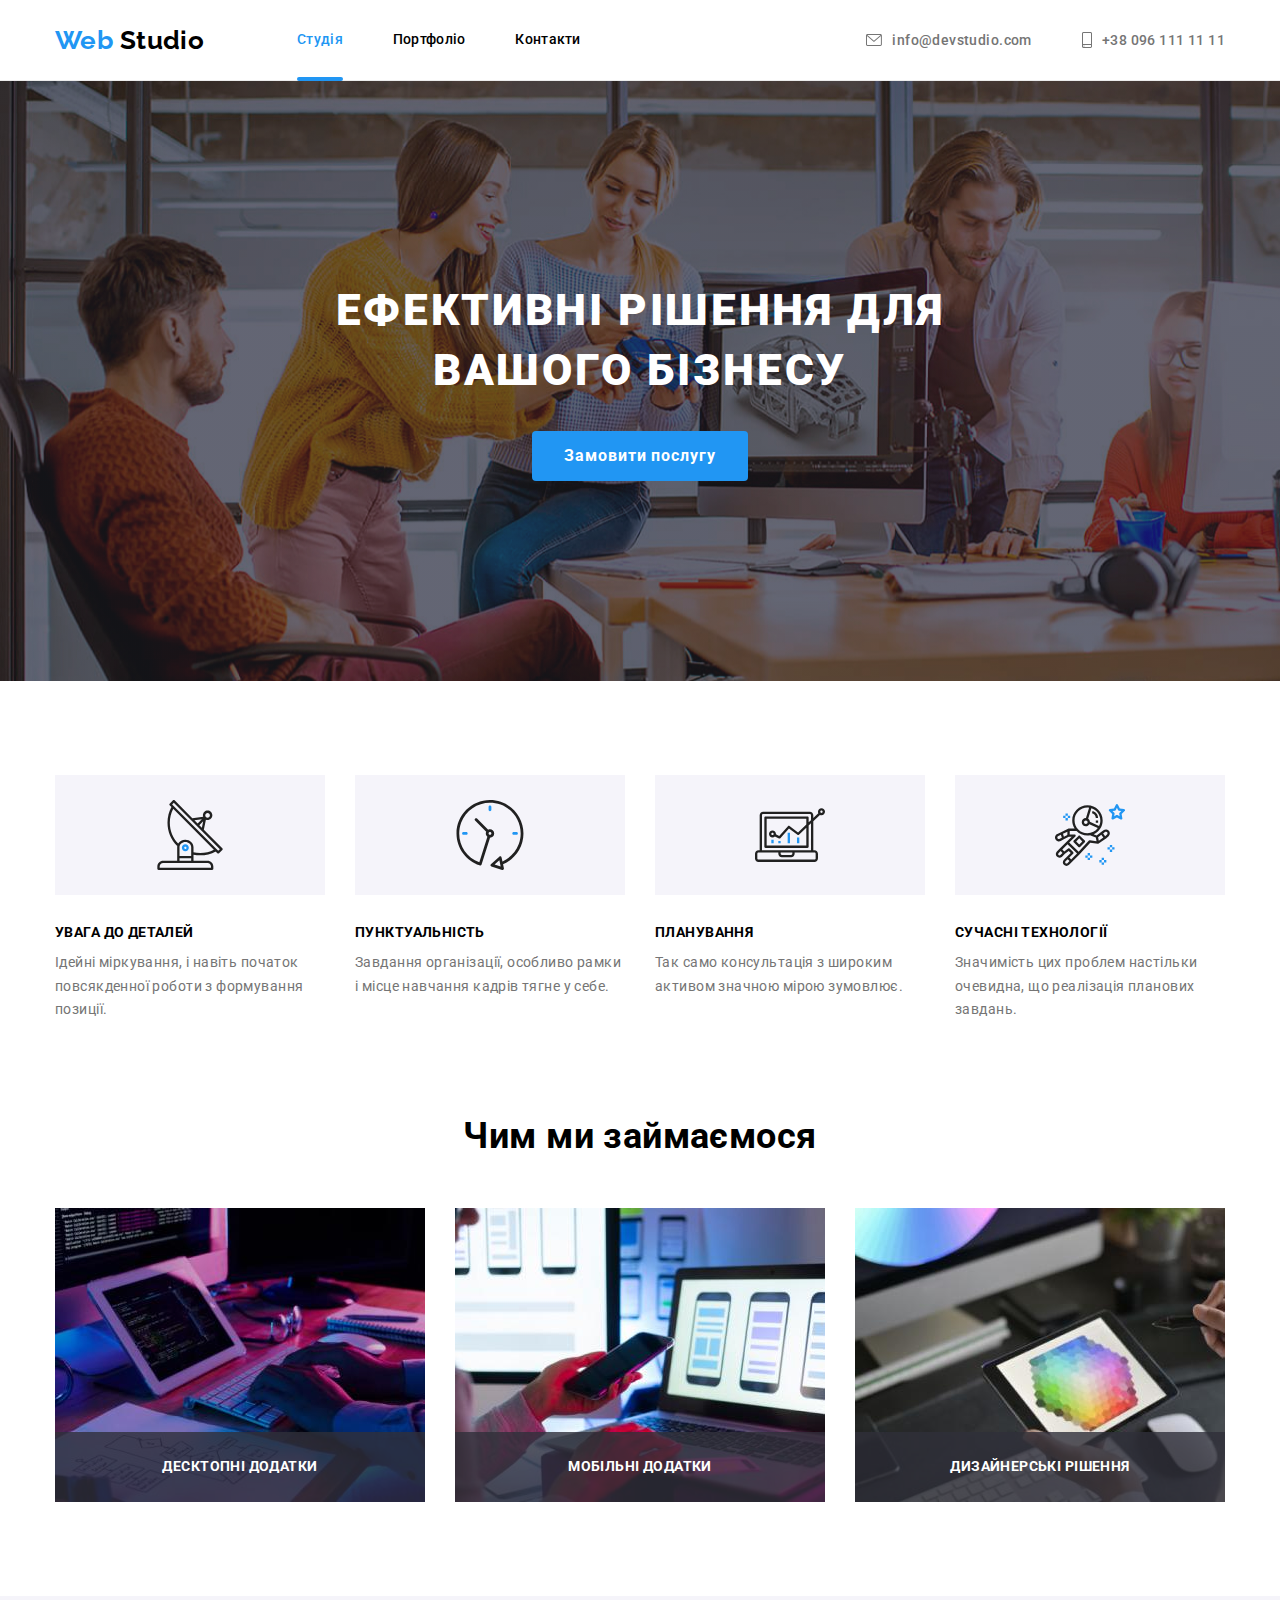
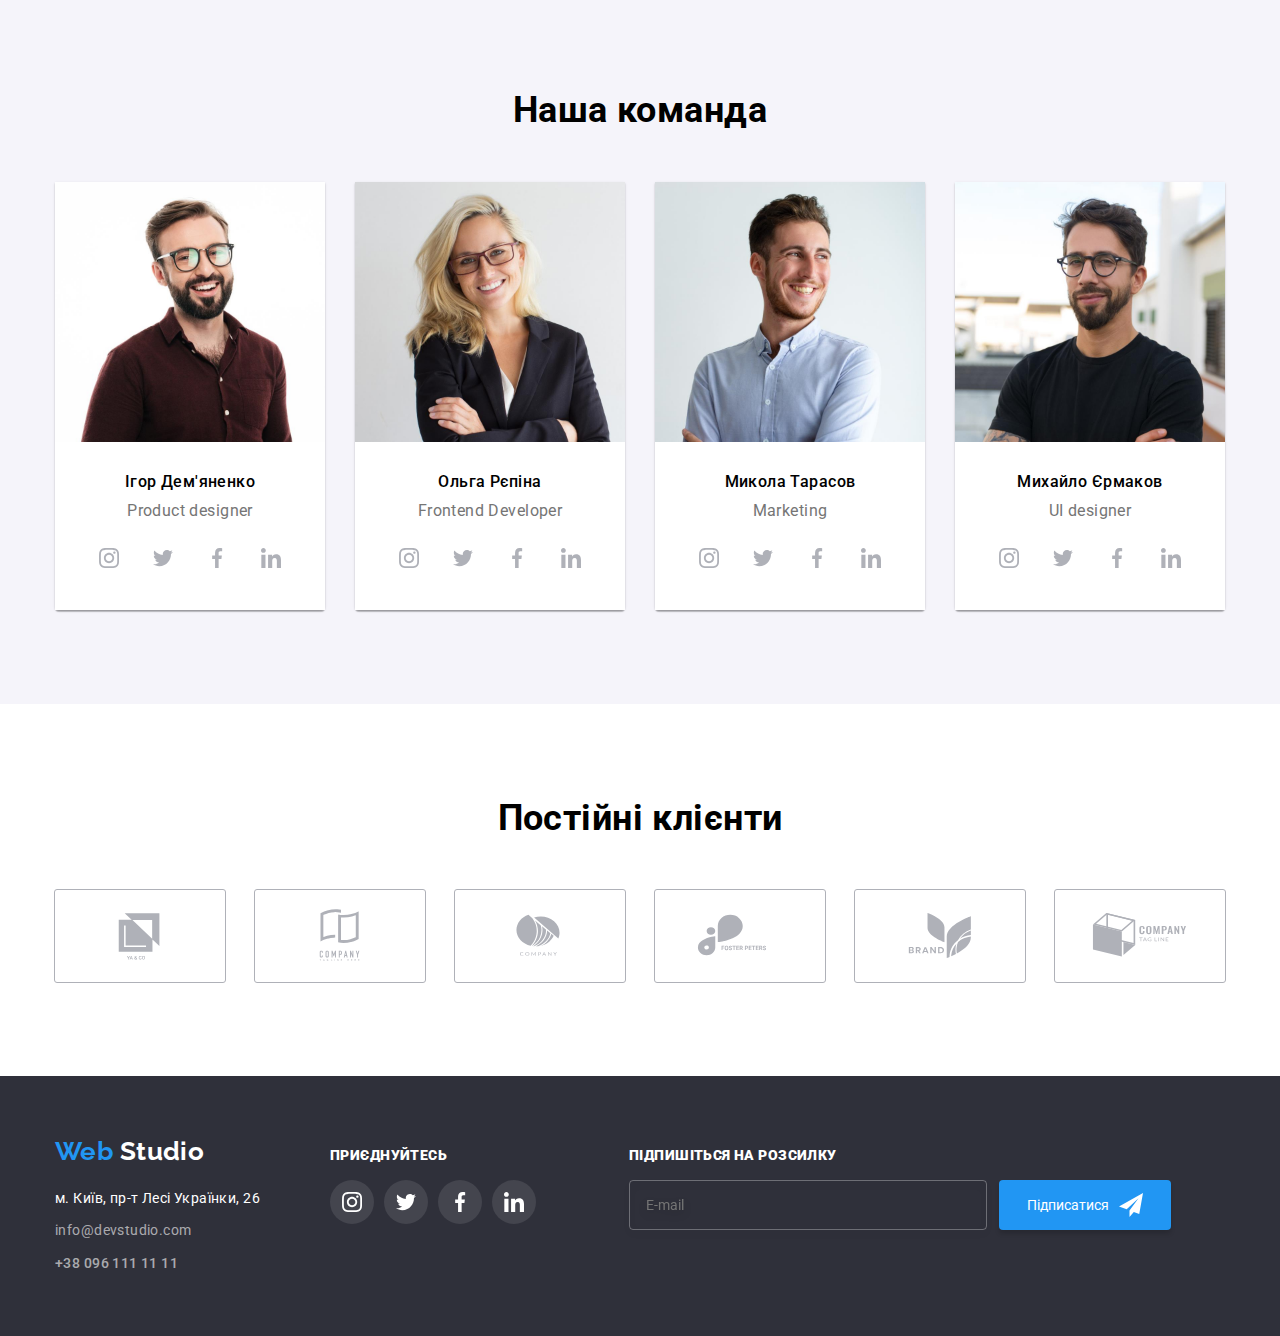
<file: index.html>
<!DOCTYPE html>
<html lang="uk">
	<head>
		<meta charset="UTF-8" />
		<meta http-equiv="X-UA-Compatible" content="IE=edge" />
		<meta name="viewport" content="width=device-width, initial-scale=1.0" />
		<title>Студія</title>
		<link
			href="https://fonts.googleapis.com/css2?family=Raleway:wght@700&family=Roboto:wght@400;500;700;900&display=swap"
			rel="stylesheet"
		/>
		<link rel="stylesheet" href="css/normalize.css" />
		<link rel="stylesheet" href="css/styles.css" />
	</head>
	<body>
		<header class="header">
			<div class="container">
				<nav class="page-navigation">
					<a href="#" class="logo">
						<span>Web</span>
						Studio
					</a>
					<ul class="list">
						<li class="item"><a href="#" class="current a-tohover link">Студія</a></li>
						<li class="item">
							<a href="./portfolio.html" class="p-link a-tohover link">Портфоліо</a>
						</li>
						<li class="item"><a href="#" class="c-link a-tohover link">Контакти</a></li>
					</ul>
				</nav>
				<ul class="contacts-list">
					<li class="item">
						<a href="mailto:info@devstudio.com" class="mail contact">
							<svg class="mail-icon" width="16" height="12">
								<use href="./images/icons.svg#icon-envelope"></use>
							</svg>
							info@devstudio.com
						</a>
					</li>
					<li class="item">
						<a href="tel:+380961111111" class="tel contact">
							<svg class="tel-icon" width="10" height="16">
								<use href="./images/icons.svg#icon-smartphone"></use>
							</svg>
							+38 096 111 11 11
						</a>
					</li>
				</ul>
			</div>
		</header>
		<main class="main">
			<section class="section top-container">
				<h1 class="hero">Ефективні рішення для вашого бізнесу</h1>
				<button data-modal-open type="button" class="button">Замовити послугу</button>
			</section>
			<section class="section f-child">
				<div class="container">
					<h1 class="visually-hidden f-sec-des">Наші переваги</h1>
					<ul class="benefits-list">
						<li class="item">
							<div class="benefits-icon">
								<svg class="benefit-icon" width="70" height="70">
									<use href="./images/icons.svg#icon-antenna-1"></use>
								</svg>
							</div>
							<div class="benefit">
								<h3 class="title">УВАГА ДО ДЕТАЛЕЙ</h3>
								<p class="text">Ідейні міркування, і навіть початок повсякденної роботи з формування позиції.</p>
							</div>
						</li>
						<li class="item">
							<div class="benefits-icon">
								<svg class="benefit-icon" width="70" height="70">
									<use href="./images/icons.svg#icon-clock-1"></use>
								</svg>
							</div>
							<div class="benefit">
								<h3 class="title">ПУНКТУАЛЬНІСТЬ</h3>
								<p class="text">Завдання організації, особливо рамки і місце навчання кадрів тягне у себе.</p>
							</div>
						</li>
						<li class="item">
							<div class="benefits-icon">
								<svg class="benefit-icon" width="70" height="70">
									<use href="./images/icons.svg#icon-diagram-1"></use>
								</svg>
							</div>
							<div class="benefit">
								<h3 class="title">ПЛАНУВАННЯ</h3>
								<p class="text">Так само консультація з широким активом значною мірою зумовлює.</p>
							</div>
						</li>
						<li class="item">
							<div class="benefits-icon">
								<svg class="benefit-icon" width="70" height="70">
									<use href="./images/icons.svg#icon-astronaut-1"></use>
								</svg>
							</div>
							<div class="benefit">
								<h3 class="title">СУЧАСНІ ТЕХНОЛОГІЇ</h3>
								<p class="text">Значимість цих проблем настільки очевидна, що реалізація планових завдань.</p>
							</div>
						</li>
					</ul>
				</div>
			</section>
			<section class="section s-child">
				<h2 class="sec-des">Чим ми займаємося</h2>
				<div class="container">
					<ul class="list">
						<li class="item">
							<img src="images/box_1.jpg" alt="Розробка" width="370" />
							<p class="inscription">Десктопні додатки</p>
						</li>
						<li class="item">
							<img src="images/box_2.jpg" alt="Мультиплатформність" width="370" />
							<p class="inscription">Мобільні додатки</p>
						</li>
						<li class="item">
							<img src="images/box_3.jpg" alt="Дизайн" width="370" />
							<p class="inscription">Дизайнерські рішення</p>
						</li>
					</ul>
				</div>
			</section>
			<section class="section t-child">
				<div class="container">
					<h2 class="sec-des">Наша команда</h2>
					<ul class="list">
						<li class="item">
							<img src="images/tc1.jpg" alt="Product designer" width="270" />
							<div class="person-card">
								<h3 class="name">Ігор Дем'яненко</h3>
								<p class="role">Product designer</p>
								<ul class="social-list">
									<li>
										<a href="#" class="social-link">
											<svg class="social-link-icon" width="20" height="20">
												<use href="./images/icons.svg#icon-instagram-2"></use>
											</svg>
										</a>
									</li>
									<li>
										<a href="#" class="social-link">
											<svg class="social-link-icon" width="20" height="20">
												<use href="./images/icons.svg#icon-twitter-1"></use>
											</svg>
										</a>
									</li>
									<li>
										<a href="#" class="social-link">
											<svg class="social-link-icon" width="20" height="20">
												<use href="./images/icons.svg#icon-facebook-1"></use>
											</svg>
										</a>
									</li>
									<li>
										<a href="#" class="social-link">
											<svg class="social-link-icon" width="20" height="20">
												<use href="./images/icons.svg#icon-linkedin"></use>
											</svg>
										</a>
									</li>
								</ul>
							</div>
						</li>
						<li class="item">
							<img src="images/tc2.jpg" alt="Frontend Developer" width="270" />
							<div class="person-card">
								<h3 class="name">Ольга Рєпіна</h3>
								<p class="role">Frontend Developer</p>
								<ul class="social-list">
									<li>
										<a href="#" class="social-link">
											<svg class="social-link-icon" width="20" height="20">
												<use href="./images/icons.svg#icon-instagram-2"></use>
											</svg>
										</a>
									</li>
									<li>
										<a href="#" class="social-link">
											<svg class="social-link-icon" width="20" height="20">
												<use href="./images/icons.svg#icon-twitter-1"></use>
											</svg>
										</a>
									</li>
									<li>
										<a href="#" class="social-link">
											<svg class="social-link-icon" width="20" height="20">
												<use href="./images/icons.svg#icon-facebook-1"></use>
											</svg>
										</a>
									</li>
									<li>
										<a href="#" class="social-link">
											<svg class="social-link-icon" width="20" height="20">
												<use href="./images/icons.svg#icon-linkedin"></use>
											</svg>
										</a>
									</li>
								</ul>
							</div>
						</li>
						<li class="item">
							<img src="images/tc3.jpg" alt="Marketing manager" width="270" />
							<div class="person-card">
								<h3 class="name">Микола Тарасов</h3>
								<p class="role">Marketing</p>
								<ul class="social-list">
									<li>
										<a href="#" class="social-link">
											<svg class="social-link-icon" width="20" height="20">
												<use href="./images/icons.svg#icon-instagram-2"></use>
											</svg>
										</a>
									</li>
									<li>
										<a href="#" class="social-link">
											<svg class="social-link-icon" width="20" height="20">
												<use href="./images/icons.svg#icon-twitter-1"></use>
											</svg>
										</a>
									</li>
									<li>
										<a href="#" class="social-link">
											<svg class="social-link-icon" width="20" height="20">
												<use href="./images/icons.svg#icon-facebook-1"></use>
											</svg>
										</a>
									</li>
									<li>
										<a href="#" class="social-link">
											<svg class="social-link-icon" width="20" height="20">
												<use href="./images/icons.svg#icon-linkedin"></use>
											</svg>
										</a>
									</li>
								</ul>
							</div>
						</li>
						<li class="item">
							<img src="images/tc4.jpg" alt="UI designer" width="270" />
							<div class="person-card">
								<h3 class="name">Михайло Єрмаков</h3>
								<p class="role">UI designer</p>
								<ul class="social-list">
									<li>
										<a href="#" class="social-link">
											<svg class="social-link-icon" width="20" height="20">
												<use href="./images/icons.svg#icon-instagram-2"></use>
											</svg>
										</a>
									</li>
									<li>
										<a href="#" class="social-link">
											<svg class="social-link-icon" width="20" height="20">
												<use href="./images/icons.svg#icon-twitter-1"></use>
											</svg>
										</a>
									</li>
									<li>
										<a href="#" class="social-link">
											<svg class="social-link-icon" width="20" height="20">
												<use href="./images/icons.svg#icon-facebook-1"></use>
											</svg>
										</a>
									</li>
									<li>
										<a href="#" class="social-link">
											<svg class="social-link-icon" width="20" height="20">
												<use href="./images/icons.svg#icon-linkedin"></use>
											</svg>
										</a>
									</li>
								</ul>
							</div>
						</li>
					</ul>
				</div>
			</section>
			<section class="section clients">
				<h2 class="sec-des">Постійні клієнти</h2>
				<ul class="list">
					<li>
						<a href="#" class="partner-link">
							<svg class="partner-icon" width="106" height="60">
								<use href="./images/icons.svg#icon-Logo5"></use>
							</svg>
						</a>
					</li>
					<li>
						<a href="#" class="partner-link">
							<svg class="partner-icon" width="106" height="60">
								<use href="./images/icons.svg#icon-Logo4"></use>
							</svg>
						</a>
					</li>
					<li>
						<a href="#" class="partner-link">
							<svg class="partner-icon" width="106" height="60">
								<use href="./images/icons.svg#icon-Logo3"></use>
							</svg>
						</a>
					</li>
					<li>
						<a href="#" class="partner-link">
							<svg class="partner-icon" width="106" height="60">
								<use href="./images/icons.svg#icon-Logo2"></use>
							</svg>
						</a>
					</li>
					<li>
						<a href="#" class="partner-link">
							<svg class="partner-icon" width="106" height="60">
								<use href="./images/icons.svg#icon-Logo1"></use>
							</svg>
						</a>
					</li>
					<li>
						<a href="#" class="partner-link">
							<svg class="partner-icon" width="106" height="60">
								<use href="./images/icons.svg#icon-Logo6"></use>
							</svg>
						</a>
					</li>
				</ul>
			</section>
		</main>
		<footer class="footer">
			<div class="container">
				<div class="f-child">
					<a href="#" class="logo">
						<span>Web</span>
						Studio
					</a>
					<address class="address">
						<ul class="list">
							<li class="item">
								<a
									href="https://www.google.com.ua/maps/place/%D0%B1%D1%83%D0%BB.+%D0%9B%D0%B5%D1%81%D0%B8+%D0%A3%D0%BA%D1%80%D0%B0%D0%B8%D0%BD%D0%BA%D0%B8,+26,+%D0%9A%D0%B8%D0%B5%D0%B2,+02000/@50.4265841,30.5361918,17z/data=!3m1!4b1!4m5!3m4!1s0x40d4cf0e033ecbe9:0x57a4dffefec77da0!8m2!3d50.4265807!4d30.5383859?hl=ru"
									target="_blank"
									rel="noopener noreferrer"
									class="coor"
								>
									м. Київ, пр-т Лесі Українки, 26
								</a>
							</li>
							<li class="item">
								<a href="mailto:info@devstudio.com" class="mail contact">info@devstudio.com</a>
							</li>
							<li class="item"><a href="tel:+380961111111" class="tel contact">+38 096 111 11 11</a></li>
						</ul>
					</address>
				</div>
				<div class="s-child">
					<p class="f-sec-des"><b>Приєднуйтесь</b></p>
					<ul class="f-social-list">
						<li>
							<a href="#" class="f-social-link">
								<svg class="social-link-icon" width="20" height="20">
									<use href="./images/icons.svg#icon-instagram-2"></use>
								</svg>
							</a>
						</li>
						<li>
							<a href="#" class="f-social-link">
								<svg class="social-link-icon" width="20" height="20">
									<use href="./images/icons.svg#icon-twitter-1"></use>
								</svg>
							</a>
						</li>
						<li>
							<a href="#" class="f-social-link">
								<svg class="social-link-icon" width="20" height="20">
									<use href="./images/icons.svg#icon-facebook-1"></use>
								</svg>
							</a>
						</li>
						<li>
							<a href="#" class="f-social-link">
								<svg class="social-link-icon" width="20" height="20">
									<use href="./images/icons.svg#icon-linkedin"></use>
								</svg>
							</a>
						</li>
					</ul>
				</div>
				<div class="join-us">
					<p class="f-sec-des"><b>Підпишіться на розсилку</b></p>
					<form class="footer-form">
						<label>
							<input type="email" name="email" placeholder="E-mail" class="email" />
						</label>
						<button type="submit" class="subscribe">
							Підписатися
							<svg class="subscribe-icon" width="24" height="24">
								<use href="./images/icons.svg#icon-plane"></use>
							</svg>
						</button>
					</form>
				</div>
			</div>
		</footer>
		<div class="backdrop is-hidden" data-modal>
			<div class="modal">
				<form class="form-field">
					<p class="legend">Залиште свої дані, ми вам передзвонимо</p>
					<label class="human name">
						Ім'я
						<input type="text" name="name" class="person-input" />
						<svg class="form-icon" width="18" height="18">
							<use href="./images/icons.svg#icon-id"></use>
						</svg>
					</label>
					<label class="human phone">
						Телефон
						<input type="text" name="name" class="person-input" />
						<svg class="form-icon" width="18" height="18">
							<use href="./images/icons.svg#icon-phone"></use>
						</svg>
					</label>
					<label class="human post">
						Пошта
						<input type="text" name="name" class="person-input" />
						<svg class="form-icon" width="18" height="18">
							<use href="./images/icons.svg#icon-convert"></use>
						</svg>
					</label>
					<label class="human feedback">
						Коментар
						<textarea class="feedback" placeholder="Введіть текст"></textarea>
					</label>
					<label class="check">
						<svg class="check-icon" width="16" height="15">
							<use href="./images/icons.svg#icon-square"></use>
							<use href="./images/icons.svg#icon-check"></use>
						</svg>
						<input type="checkbox" name="check" class="person-check" />
						<p>
							Погоджуюся з розсилкою та приймаю
							<a href="#">Умови договору</a>
						</p>
					</label>
					<button type="submit" class="form-submit">Відправити</button>
				</form>
				<button class="close button" data-modal-close>
					<svg class="close-icon" width="18" height="18">
						<use href="./images/icons.svg#icon-close"></use>
					</svg>
				</button>
			</div>
		</div>
		<script src="./js/modal-file.js"></script>
	</body>
</html>
</file>
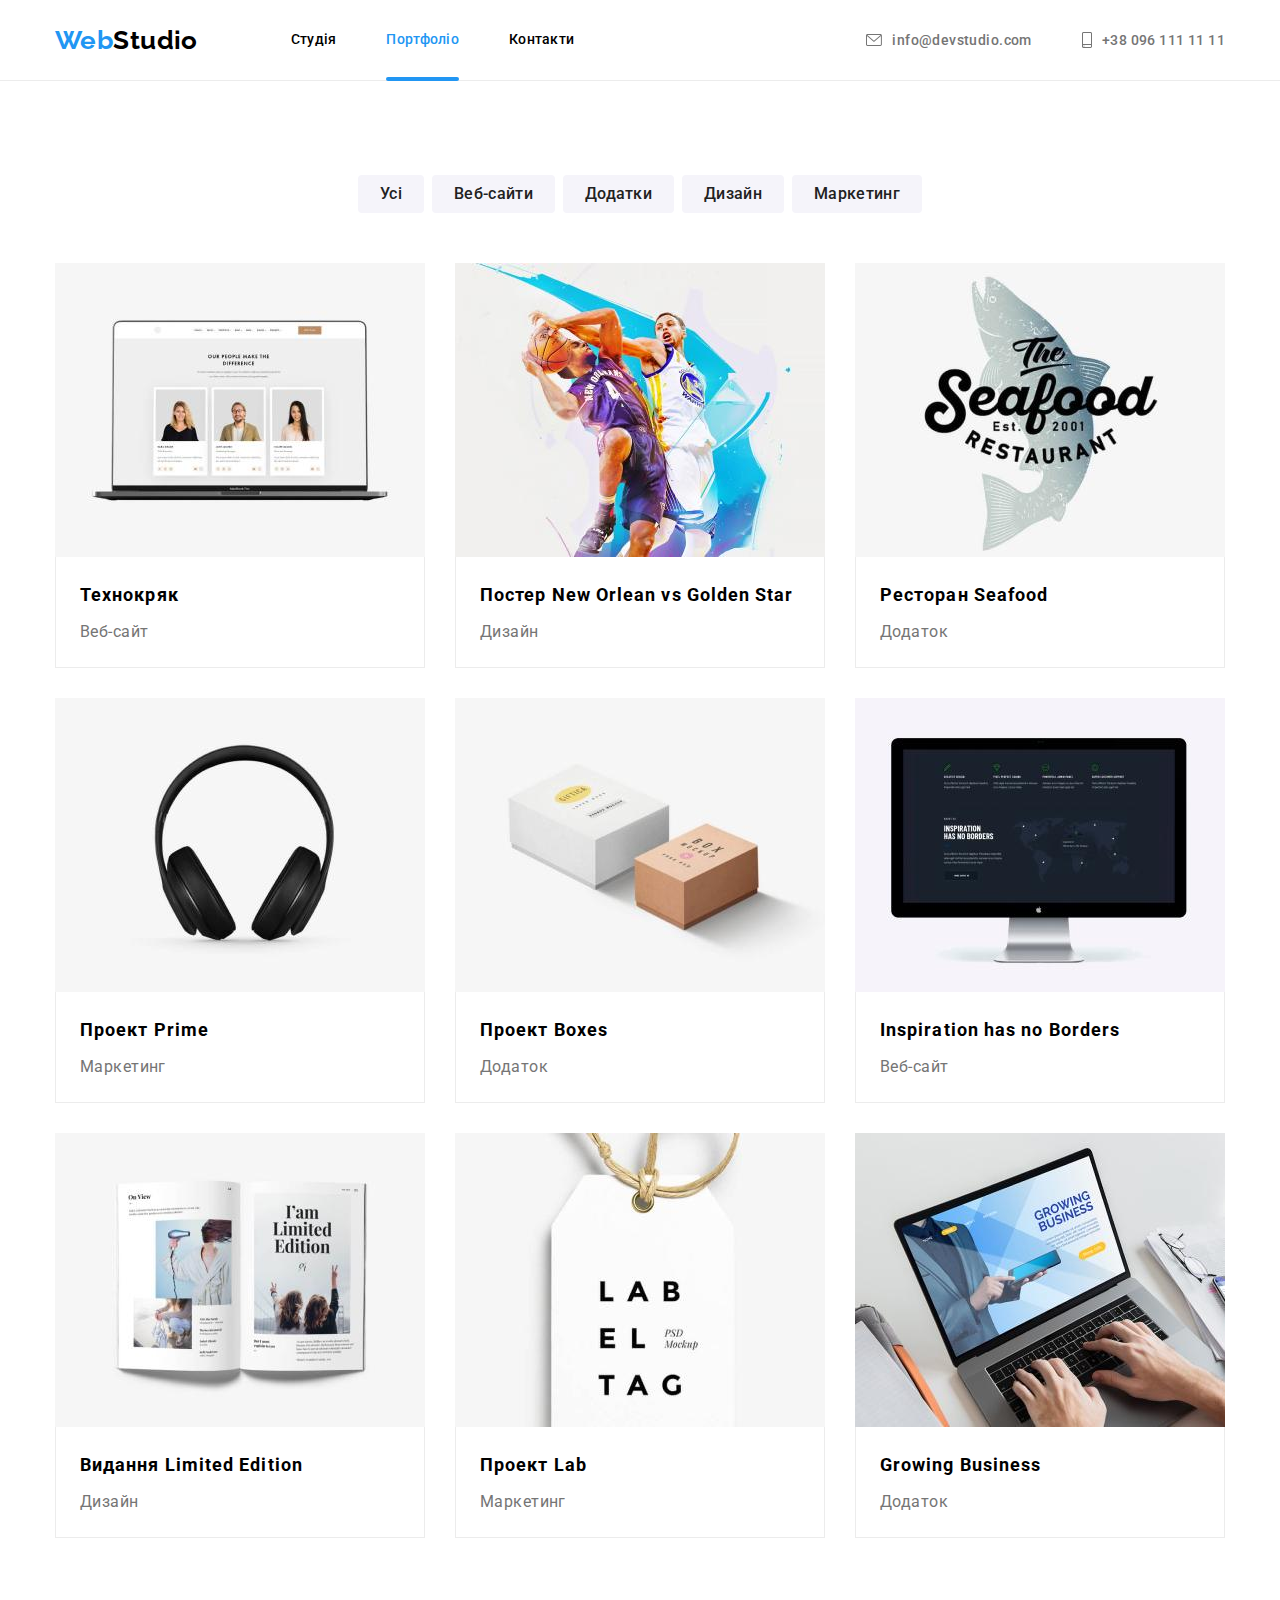
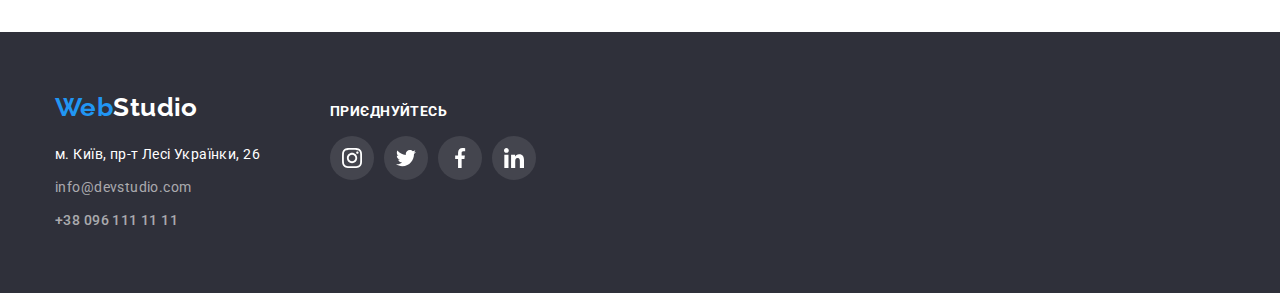
<file: portfolio.html>
<!DOCTYPE html>
<html lang="uk">
  <head>
    <meta charset="UTF-8" />
    <meta http-equiv="X-UA-Compatible" content="IE=edge" />
    <meta name="viewport" content="width=device-width, initial-scale=1.0" />
    <title>Портфоліо</title>
    <link
      href="https://fonts.googleapis.com/css2?family=Raleway:wght@700&family=Roboto:wght@400;500;700;900&display=swap"
      rel="stylesheet"
    />
    <link rel="stylesheet" href="css/normalize.css" />
    <link rel="stylesheet" href="css/styles.css" />
  </head>
  <body>
    <header class="header">
      <div class="container">
        <nav class="page-navigation">
          <a href="#" class="logo"><span>Web</span>Studio</a>
          <ul class="list">
            <li class="item"><a href="./index.html" class="s-link a-tohover link">Студія</a></li>
            <li class="item">
              <a href="portfolio.html" class="current a-tohover link">Портфоліо</a>
            </li>
            <li class="item"><a href="#" class="c-link a-tohover link">Контакти</a></li>
          </ul>
        </nav>
        <ul class="contacts-list">
          <li class="item">
            <a href="mailto:info@devstudio.com" class="mail contact">
              <svg class="mail-icon" width="16" height="12">
                <use href="./images/icons.svg#icon-envelope"></use>
              </svg>info@devstudio.com</a>
          </li>
          <li class="item">
            <a href="tel:+380961111111" class="tel contact"><svg class="tel-icon" width="10" height="16">
              <use href="./images/icons.svg#icon-smartphone"></use>
            </svg>+38 096 111 11 11</a>
          </li>
        </ul>
      </div>
    </header>
    <main>
      <section class="section main">
        <div class="container">
          <h1 class="visually-hidden">Наші роботи</h1>
          <ul class="buttons-list">
            <li><button type="button" class="button">Усі</button></li>
            <li><button type="button" class="button">Веб-сайти</button></li>
            <li><button type="button" class="button">Додатки</button></li>
            <li><button type="button" class="button">Дизайн</button></li>
            <li><button type="button" class="button">Маркетинг</button></li>
          </ul>
          <ul class="list">
            <li>
              <a href="#" class="project-card">
              <div class="card-description">
                <img src="images/project0.jpg" alt="Проект веб-сайту" width="370" />
                <p class="floating-text">Ресурс пропонує комплексні пропозиції з різним рівнем 
                  функціоналу та сервісів. Все це дозволить відвідувачу отримати вичерпні 
                  відомості про компанію чи приватну особу.
                </p>
              </div>
              <div class="card">
                <h3 class="title">Технокряк</h3>
                <p class="text">Веб-сайт</p>
              </div>
              </a>
            </li>
            <li>
              <a href="#" class="project-card">
                <img src="images/project.jpg" alt="Постер матчу з баскетболу" width="370" />
                <div class="card">
                  <h2 class="title">Постер New Orlean vs Golden Star</h2>
                  <p class="text">Дизайн</p>
                </div>
              </a>
            </li>
            <li>
              <a href="#" class="project-card">
                <img src="images/project1.jpg" alt="Лого ресторану морепродуктів" width="370" />
                <div class="card">
                  <h3 class="title">Ресторан Seafood</h3>
                  <p class="text">Додаток</p>
                </div>
              </a>
            </li>
            <li>
              <a href="#" class="project-card">
                <img src="images/project2.jpg" alt="Навушники" width="370" />
              <div class="card">
                <h3 class="title">Проект Prime</h3>
                <p class="text">Маркетинг</p>
              </div>
              </a>
            </li>
            <li>
              <a href="#" class="project-card">
                <img src="images/project3.jpg" alt="Дві коробки різного кольору" width="370" />
              <div class="card">
                <h3 class="title">Проект Boxes</h3>
                <p class="text">Додаток</p>
              </div>
              </a>
            </li>
            <li>
              <a href="#" class="project-card">
                <img src="images/project4.jpg" alt="Монітор з картою світу" width="370" />
              <div class="card">
                <h3 class="title">Inspiration has no Borders</h3>
                <p class="text">Веб-сайт</p>
              </div>
              </a>
            </li>
            <li>
              <a href="#" class="project-card">
                <img src="images/project5.jpg" alt="Відкритий глянцевий журнал" width="370" />
                <div class="card">
                  <h3 class="title">Видання Limited Edition</h3>
                  <p class="text">Дизайн</p>
                </div> 
              </a>
            </li>
            <li>
              <a href="#" class="project-card">
                <img src="images/project6.jpg" alt="Бірка з назвою проекту" width="370" />
                <div class="card">
                  <h3 class="title">Проект Lab</h3>
                  <p class="text">Маркетинг</p>
                </div>
              </a>
            </li>
            <li>
              <a href="#" class="project-card">
                <img
                src="images/project7.jpg"
                alt="Людина працює у додатку за ноутбуком"
                width="370"/>
              <div class="card">
                <h3 class="title">Growing Business</h3>
                <p class="text">Додаток</p>
              </div>
              </a>
            </li>
          </ul>
        </div>
      </section>
    </main>
    <footer class="footer">
      <div class="container">
        <div class="f-child">
          <a href="#" class="logo"><span>Web</span>Studio</a>
          <address class="address">
            <ul class="list">
              <li class="item">
                <a
                  href="https://www.google.com.ua/maps/place/%D0%B1%D1%83%D0%BB.+%D0%9B%D0%B5%D1%81%D0%B8+%D0%A3%D0%BA%D1%80%D0%B0%D0%B8%D0%BD%D0%BA%D0%B8,+26,+%D0%9A%D0%B8%D0%B5%D0%B2,+02000/@50.4265841,30.5361918,17z/data=!3m1!4b1!4m5!3m4!1s0x40d4cf0e033ecbe9:0x57a4dffefec77da0!8m2!3d50.4265807!4d30.5383859?hl=ru"
                  target="_blank"
                  rel="noopener noreferrer"
                  class="coor"
                  >м. Київ, пр-т Лесі Українки, 26</a
                >
              </li>
              <li class="item">
                <a href="mailto:info@devstudio.com" class="mail">info@devstudio.com</a>
              </li>
              <li class="item"><a href="tel:+380961111111" class="tel">+38 096 111 11 11</a></li>
            </ul>
          </address>
        </div>
        <div class="s-child">
          <h3 class="f-sec-des">Приєднуйтесь</h3>
          <ul class="f-social-list">
            <li>
              <a href="#" class="f-social-link">
                <svg class="social-link-icon" width="20" height="20">
                  <use href="./images/icons.svg#icon-instagram-2"></use>
                </svg>
              </a> 
            </li>
            <li>
              <a href="#" class="f-social-link">
                <svg class="social-link-icon" width="20" height="20">
                  <use href="./images/icons.svg#icon-twitter-1"></use>
                </svg>
              </a>
            </li>
            <li>
              <a href="#" class="f-social-link">
                <svg class="social-link-icon" width="20" height="20">
                  <use href="./images/icons.svg#icon-facebook-1"></use>
                </svg>
              </a>
            </li>
            <li>
              <a href="#" class="f-social-link">
                <svg class="social-link-icon" width="20" height="20">
                  <use href="./images/icons.svg#icon-linkedin"></use>
                </svg>
              </a>
            </li>
          </ul>
        </div>
      </div>
  </body>
</html>
</file>
<file: css/styles.css>
:root {
	--main-background-color: #ffffff;
	--first-background-color: #2f303a;
	--second-background-color: #f5f4fa;
	--third-background-color: #2196f3;
	--inscription-bg: rgba(47, 48, 58, 0.8);
	--main-color: black;
	--first-color: #2196f3;
	--second-color: #757575;
	--third-color: rgba(255, 255, 255, 60%);
	--fourth-color: white;
	--border-color: #ececec;
	--second-border-color: #afb1b8;
	--fourth-background-color: rgba(255, 255, 255, 0.1);
	--color-hero: rgba(47, 48, 58, 0.4);
	--icons-color: #afb1b8;
	--portfolio-card: rgba(33, 150, 243, 0.9);
	--for-buttons: #212121;
	--input-border: rgba(33, 33, 33, 0.2);
	--form-button-hover: #188ce8;
}
*,
*:before,
*:after {
	box-sizing: border-box;
}
body {
	font-family: "Roboto", "Raleway", sans-serif;
	font-size: 14px;
	letter-spacing: 0.03em;
}

/* -----------UTILITIES----------- */
.list,
.contacts-list,
.buttons-list,
.benefits-list,
.social-list,
.f-social-list {
	list-style: none;
	margin: 0;
	padding: 0;
}
h1,
h2,
h3,
h4,
h5,
h6,
p {
	margin: 0;
	padding: 0;
}

.container {
	width: 1200px;
	padding: 0 15px;
	margin: 0 auto;
}

img {
	display: block;
	max-width: 100%;
	height: auto;
}

.visually-hidden {
	position: absolute;
	width: 1px;
	height: 1px;
	margin: -1px;
	border: 0;
	padding: 0;

	white-space: nowrap;
	clip-path: inset(100%);
	clip: rect(0 0 0 0);
	overflow: hidden;
}
.section {
	padding: 94px 0;
}

/* UTILITIES */

/* HEADER */

.header {
	border-bottom: 1px solid var(--border-color);
	padding: 0 25px;
}

.logo {
	font-family: "Raleway";
	font-size: 26px;
	font-weight: 700;
	line-height: 1.19;
	text-align: left;
}

.logo span {
	color: var(--first-color);
}

.logo:visited {
	color: var(--main-color);
}

.header .logo,
.current,
.p-link,
.c-link,
.mail,
.tel,
.s-link {
	text-decoration: none;
}

.header .logo,
.current,
.p-link,
.c-link,
.s-link {
	color: var(--main-color);

	transition-property: color;
	transition-duration: 250ms;
	transition-timing-function: cubic-bezier(0.4, 0, 0.2, 1);
}

.header .mail,
.tel {
	color: var(--second-color);
	font-weight: 500;
	display: flex;
	align-items: center;

	transition-property: color;
	transition-duration: 250ms;
	transition-timing-function: cubic-bezier(0.4, 0, 0.2, 1);
}

.header .current {
	color: var(--first-color);
	position: relative;
}

.current::after {
	position: absolute;
	content: "";
	bottom: -1px;
	left: 0px;

	width: 100%;
	height: 4px;

	border-radius: 4px;
	background-color: var(--first-color);
}

.contact:hover,
.contact:focus {
	color: var(--first-color);
}

.a-tohover:hover,
.a-tohover:focus {
	color: var(--first-color);
}

.header .list .item {
	font-weight: 500;
	line-height: 1.14;
	letter-spacing: 0.02em;
	text-align: center;
}

.header .list {
	display: flex;
	gap: 50px;
}

.link {
	display: block;
	padding: 32px 0;
}

.contacts-list {
	display: flex;
	gap: 50px;
	margin-left: auto;

	transition-property: color;
	transition-duration: 250ms;
	transition-timing-function: cubic-bezier(0.4, 0, 0.2, 1);
}

.header .container {
	display: flex;
	align-items: center;
}

.page-navigation {
	display: flex;
	align-items: center;
	gap: 93px;
}
/* ICONS */
.mail-icon,
.tel-icon {
	margin-right: 10px;
	fill: currentColor;
}

/* HEADER END */

/* BODY */
.main .buttons-list .button {
	font-size: 16px;
	font-weight: 500;
	line-height: 1.625;
	letter-spacing: 0.02em;
	border: none;
	border-radius: 4px;
	text-align: center;
	font-family: inherit;
	padding: 6px 22px;
	color: var(--for-buttons);
	background-color: var(--second-background-color);
	cursor: pointer;

	transition-property: color, background-color, box-shadow;
	transition-duration: 250ms;
	transition-timing-function: cubic-bezier(0.4, 0, 0.2, 1);
}
.main .buttons-list {
	display: flex;
	gap: 8px;
	justify-content: center;
	margin-bottom: 50px;
}

.main .buttons-list .button:hover,
.main .buttons-list .button:focus {
	color: var(--fourth-color);
	background-color: var(--third-background-color);
	box-shadow: 0px 3px 1px rgba(0, 0, 0, 0.1), 0px 1px 2px rgba(0, 0, 0, 0.08), 0px 2px 2px rgba(0, 0, 0, 0.12);
}

.main .list {
	display: flex;
	flex-wrap: wrap;
	gap: 30px;
}
.card {
	padding: 20px 24px;

	border-left: 1px solid var(--border-color);
	border-right: 1px solid var(--border-color);
	border-bottom: 1px solid var(--border-color);
}

.main .list .title {
	font-size: 18px;
	font-weight: 700;
	line-height: 2;
	letter-spacing: 0.06em;
	color: var(--main-color);
	margin-bottom: 4px;
}

.main .list .text {
	font-size: 16px;
	line-height: 1.875;
	color: var(--second-color);
	margin: 0;
}

.main .top-container {
	background-color: var(--first-background-color);
	text-align: center;
	padding: 200px 0;
	background-size: cover;
	background: linear-gradient(var(--color-hero), var(--color-hero)), url("../images/hero.jpg"), no-repeat left top;
	max-width: 1600px;
	margin-left: auto;
	margin-right: auto;
}

.hero {
	margin-bottom: 30px;
	margin-left: auto;
	margin-right: auto;
	text-align: center;
	width: 696px;

	font-size: 44px;
	font-weight: 900;
	line-height: 1.36;
	letter-spacing: 0.06em;
	color: var(--fourth-color);
	text-transform: uppercase;
}

.top-container .button {
	padding: 10px 32px;

	color: var(--fourth-color);
	background-color: var(--third-background-color);
	font-family: inherit;
	font-size: 16px;
	font-weight: 700;
	line-height: 1.875;
	letter-spacing: 0.06em;
	border: none;
	border-radius: 4px;
	cursor: pointer;
}

/* MODAL */

.modal {
	position: absolute;
	top: 50%;
	left: 50%;
	transform: translate(-50%, -50%);
	padding: 40px;

	width: 528px;
	height: 581px;

	background-color: var(--main-background-color);
	border-radius: 4px;
	box-shadow: 0px 1px 3px rgba(0, 0, 0, 0.12), 0px 1px 1px rgba(0, 0, 0, 0.14), 0px 2px 1px rgba(0, 0, 0, 0.2);
}

.backdrop.is-hidden {
	visibility: hidden;
	opacity: 0;
	pointer-events: none;
}

.backdrop {
	position: fixed;
	top: 0;
	left: 0;

	width: 100%;
	height: 100%;

	background-color: var(--inscription-bg);

	opacity: 1;
	visibility: visible;

	transition-property: opacity, visibility;
	transition-duration: 250ms;
	transition-timing-function: cubic-bezier(0.4, 0, 0.2, 1);
}

.close.button {
	position: absolute;
	top: 8px;
	right: 8px;

	width: 30px;
	height: 30px;

	border-radius: 50%;
	border: 1px solid rgba(0, 0, 0, 0.1);
	box-shadow: 0px 1px 3px rgba(0, 0, 0, 0.12), 0px 1px 1px rgba(0, 0, 0, 0.14), 0px 2px 1px rgba(0, 0, 0, 0.2);

	display: flex;
	justify-content: center;
	align-items: center;

	transition-property: fill, border;
	transition-duration: 250ms;
	transition-timing-function: cubic-bezier(0.4, 0, 0.2, 1);
}

.close.button:hover,
.close.button:focus {
	fill: var(--first-color);
	border: 1px solid var(--first-color);
	cursor: pointer;
}

/* MODAL END */

.f-child .container {
	padding: 0 15px;
}

.f-child {
	padding-bottom: 0;
}
.f-child .benefit {
	display: flex;
	flex-direction: column;
	width: 270px;
	text-align: left;
}

.benefits-list .item + .item {
	margin-left: 30px;
}
.f-child .benefits-list {
	display: flex;
}

.f-child .benefits-list .title {
	margin-bottom: 10px;
	font-size: inherit;
	font-weight: 700;
	line-height: 1.14;
}

.f-child .benefits-list .text {
	line-height: 1.71;
	color: var(--second-color);
}

.s-child .sec-des {
	text-align: center;
	margin-bottom: 50px;
	padding-top: 0;
}

.s-child .container {
	display: flex;
	justify-content: center;
	gap: 30px;
}

.s-child .item {
	position: relative;
}

.inscription {
	position: absolute;
	left: 0px;
	bottom: 0px;

	width: 100%;
	height: 70px;

	display: flex;
	align-items: center;
	justify-content: center;

	background-color: var(--inscription-bg);
	font-weight: 700;
	line-height: 1.14;
	color: var(--fourth-color);
	text-transform: uppercase;
}

.sec-des {
	font-size: 36px;
	font-weight: 700;
	line-height: 1.16;
}

.t-child {
	background-color: var(--second-background-color);
}
.t-child .item {
	box-shadow: 0px 1px 3px rgba(0, 0, 0, 0.12), 0px 1px 1px rgba(0, 0, 0, 0.14), 0px 2px 1px rgba(0, 0, 0, 0.2);
	border-radius: 0px 0px 4px 4px;
}

.t-child .sec-des {
	text-align: center;
	margin-bottom: 50px;
}

.t-child .list .name {
	font-size: 16px;
	font-weight: 500;
	line-height: 1.187;
	text-align: center;
	margin-bottom: 10px;
}

.t-child .list .role {
	font-size: 16px;
	line-height: 1.187;
	color: var(--second-color);
	text-align: center;
}

.t-child .person-card {
	padding: 30px 32px;
	background-color: var(--fourth-color);
}
.clients .sec-des {
	text-align: center;
	margin-bottom: 50px;
	padding-top: 0;
}

.project-card {
	display: block;

	transition-property: box-shadow;
	transition-duration: 250ms;
	transition-timing-function: cubic-bezier(0.4, 0, 0.2, 1);
}

.project-card:hover,
.project-card:focus {
	box-shadow: 0px 1px 1px rgba(0, 0, 0, 0.12), 0px 4px 4px rgba(0, 0, 0, 0.06), 1px 4px 6px rgba(0, 0, 0, 0.16);
}

.card-description {
	position: relative;
	overflow: hidden;
}

.floating-text {
	position: absolute;
	top: 0;
	left: 0;
	transform: translateY(100%);
	padding: 63px 24px;

	width: 100%;
	height: 100%;

	background-color: var(--portfolio-card);
	font-family: inherit;
	font-size: 18px;
	line-height: 1.55;
	text-align: left;
	color: var(--fourth-color);

	transition-property: transform;
	transition-duration: 250ms;
	transition-timing-function: cubic-bezier(0.4, 0, 0.2, 1);
}

.project-card:hover .floating-text,
.project-card:focus .floating-text {
	transform: translateY(0);
}

/* ICONS */
.benefits-icon {
	display: flex;
	align-items: center;
	justify-content: center;
	height: 120px;
	background-color: var(--second-background-color);
	margin-bottom: 30px;
}

.person-card .social-list {
	display: flex;
	justify-content: space-between;
	padding-top: 16px;
}

.social-link {
	color: var(--icons-color);
	border-radius: 50%;
	width: 44px;
	height: 44px;
	display: flex;
	align-items: center;
	justify-content: center;

	transition-property: color, background-color;
	transition-duration: 250ms;
	transition-timing-function: cubic-bezier(0.4, 0, 0.2, 1);
}
.social-link:hover,
.social-link:focus {
	background-color: var(--third-background-color);
	color: var(--fourth-color);
}

.social-link-icon {
	fill: currentColor;
}

.clients .list {
	display: flex;
	align-items: center;
	justify-content: center;
}
.partner-link {
	color: var(--icons-color);
	border-radius: 2px;
	width: 170px;
	height: 92px;
	display: flex;
	align-items: center;
	justify-content: center;
	outline: 1px solid var(--second-border-color);

	transition-property: color, outline-color;
	transition-duration: 250ms;
	transition-timing-function: cubic-bezier(0.4, 0, 0.2, 1);
}

.partner-link:hover,
.partner-link:focus {
	color: var(--first-color);
	outline-color: var(--first-color);
}
.partner-icon {
	fill: currentColor;
}
/* ICONS */

/* BODY END */
/* FOOTER */

.footer {
	background-color: var(--first-background-color);
	padding: 60px 0;
}

.footer .logo,
.mail,
.tel,
.coor,
.project-card {
	text-decoration: none;
}

.footer .logo {
	color: var(--fourth-color);
	margin-bottom: 20px;
}
.footer .logo:visited {
	color: var(--fourth-color);
}

.footer .coor {
	color: var(--fourth-color);

	transition-property: color;
	transition-duration: 250ms;
	transition-timing-function: cubic-bezier(0.4, 0, 0.2, 1);
}

.footer .coor:hover,
.footer .coor:focus {
	color: var(--first-color);
}

.footer .tel,
.mail {
	color: var(--third-color);

	transition-property: color;
	transition-duration: 250ms;
	transition-timing-function: cubic-bezier(0.4, 0, 0.2, 1);
}

.footer .tel:hover,
.footer .tel:focus {
	color: var(--first-color);
}

.footer .list .item {
	font-size: 14px;
	line-height: 1.71;
	letter-spacing: 0.03em;
}
.footer .list .item + .item {
	margin-top: 9px;
}

.footer .address {
	font-style: normal;
}

.footer .container {
	display: flex;
	align-items: baseline;
}

.footer .f-child {
	display: flex;
	flex-direction: column;
	margin-right: 70px;
}

.f-sec-des {
	text-align: center;
	color: var(--fourth-color);
	text-transform: uppercase;
	text-align: left;
	margin-bottom: 16px;
	font-style: normal;
	font-weight: 700;
	line-height: 1.14;
	font-size: 14px;
}

.f-social-list {
	display: flex;
	gap: 10px;
}

.f-social-link {
	color: var(--fourth-color);
	background-color: var(--fourth-background-color);
	border-radius: 50%;
	width: 44px;
	height: 44px;
	display: flex;
	align-items: center;
	justify-content: center;

	transition-property: color, background-color;
	transition-duration: 250ms;
	transition-timing-function: cubic-bezier(0.4, 0, 0.2, 1);
}

.f-social-link:hover,
.f-social-link:focus {
	background-color: var(--third-background-color);
	color: var(--fourth-color);
}

/* --------FORMS-------- */

/* FOOTER FORM*/

.footer-form {
	display: flex;
}
.footer .s-child {
	margin-right: 93px;
}
.email {
	height: 50px;
	width: 358px;
	padding-left: 16px;

	border: 1px solid rgba(255, 255, 255, 0.3);
	filter: drop-shadow(0px 4px 4px rgba(0, 0, 0, 0.15));
	border-radius: 4px;
	margin-right: 12px;
	background-color: transparent;
	outline: transparent;
	color: var(--main-background-color);
}

.subscribe {
	display: flex;
	align-items: center;
	justify-content: center;
	gap: 10px;

	color: var(--main-background-color);
	background-color: var(--first-color);
	box-shadow: 0px 4px 4px rgba(0, 0, 0, 0.15);
	border-radius: 4px;
	border: none;
	padding: 10px 28px;
	text-align: center;
	cursor: pointer;

	transition-property: background-color;
	transition-duration: 250ms;
	transition-timing-function: cubic-bezier(0.4, 0, 0.2, 1);
}

.subscribe:hover,
.subscribe:focus {
	background-color: var(--form-button-hover);
}

.subscribe-icon {
	fill: currentColor;
}

/* FOOTER FORM END*/

/* MODAL FORM */

.legend {
	margin-bottom: 12px;

	font-size: 20px;
	font-weight: 700;
	line-height: 1.15;
	text-align: center;
}

.human {
	position: relative;
	display: flex;
	flex-direction: column;
	margin-bottom: 10px;

	color: var(--second-color);
}

.person-input {
	margin-top: 4px;
	padding-left: 36px;

	width: 100%;
	height: 40px;

	border: 1px solid var(--input-border);
	border-radius: 4px;
	outline: none;

	transition-property: border;
	transition-duration: 250ms;
	transition-timing-function: cubic-bezier(0.4, 0, 0.2, 1);
}

.person-input:hover,
.person-input:focus {
	border: 1px solid var(--first-color);
}

.person-input:hover + .form-icon,
.person-input:focus + .form-icon {
	fill: var(--first-color);
}

.form-icon {
	position: absolute;

	top: 50%;
	left: 12px;

	transition-property: fill;
	transition-duration: 250ms;
	transition-timing-function: cubic-bezier(0.4, 0, 0.2, 1);
}

.human .feedback {
	resize: none;

	height: 120px;
	width: 100%;
	padding: 12px 16px;
	margin-top: 4px;

	border: 1px solid var(--input-border);
	border-radius: 4px;
	outline: none;

	transition-property: border;
	transition-duration: 250ms;
	transition-timing-function: cubic-bezier(0.4, 0, 0.2, 1);
}

.human .feedback:hover,
.human .feedback:focus {
	border: 1px solid var(--first-color);
}

.check {
	display: flex;
	margin-top: 20px;
	margin-bottom: 30px;
}

.form-submit {
	display: block;
	padding: 10px 52px;
	text-align: center;
	margin-left: auto;
	margin-right: auto;

	color: var(--main-background-color);
	background-color: var(--first-color);
	box-shadow: 0px 4px 4px rgba(0, 0, 0, 0.15);
	border-radius: 4px;
	border: none;

	cursor: pointer;

	transition-property: background-color;
	transition-duration: 250ms;
	transition-timing-function: cubic-bezier(0.4, 0, 0.2, 1);
}

.form-submit:hover,
.form-submit:focus {
	background-color: var(--form-button-hover);
}
</file>
